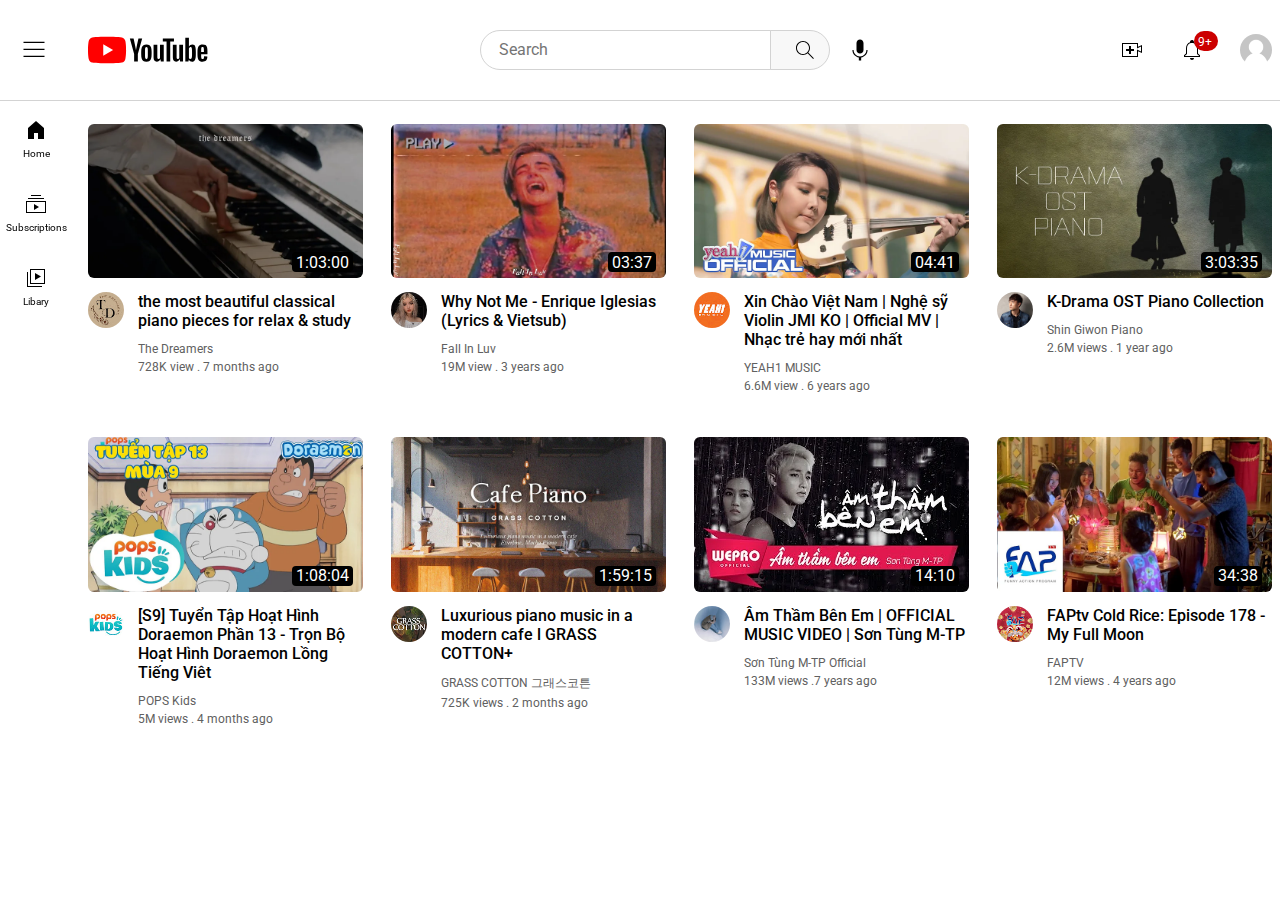
<file: index.html>
<!DOCTYPE html>
<html lang="en">
<head>
  <meta charset="UTF-8">
  <meta http-equiv="X-UA-Compatible" content="IE=edge">
  <meta name="viewport" content="width=device-width, initial-scale=1.0">
  <title>Document</title>
  <link rel="stylesheet" href="content.css">
  <link rel="stylesheet" href="header.css">
  <link rel="stylesheet" href="sidebar.css">
  <link rel="preconnect" href="https://fonts.googleapis.com">
  <link rel="preconnect" href="https://fonts.gstatic.com" crossorigin>
  <link href="https://fonts.googleapis.com/css2?family=Inter:wght@300&family=Open+Sans:ital@0;1&family=Roboto&family=Source+Sans+Pro:wght@300&display=swap" rel="stylesheet">
</head>
<body>
  <div class="wrapper">
    <div class="header">

      <div class="left-section">
        <img class="hamburger-menu" src="logo/hamburger-menu.svg" alt="">
        <img class="youtube-logo" src="logo/youtube-logo.svg" alt="">
      </div>

      <div class="search-box">
        <input class="search-bar" type="text" placeholder="Search">
        <button class="btn-search">
          <img class="logo-search" src="logo/search.svg" alt="">
          <div class="title-right-section">Search</div>
        </button>
        <button class="btn-void-search">
          <img src="logo/voice-search-icon.svg" alt="">
          <div class="title-right-section">Search with your voice</div>
        </button>
      </div>

      <div class="right-section">
        <div class="create-container">
          <img class="logo-upload" src="logo/upload.svg" alt="">
          <div class="title-right-section">Create</div>
        </div>
        <div class="notifications-container">
          <img class="logo-notifications" src="logo/notifications.svg" alt="">
          <div class="notification">9+</div>
          <div class="title-right-section">Notification</div>
        </div>
        <a href="login.html">
          <div class="chanel-container">
            <img class="header-img-chanel" src="logo/user.png" alt="">
          </div>
        </a>
      </div>
    </div>

    <div class="sidebar">
      <div class="sidebar-home">
        <img class="logo-home" src="logo/home.svg" alt="">
        <div class="content-sidebar">Home</div>
      </div>
      <div class="sidebar-subscriptions">
        <img class="logo-subscriptions" src="logo/subscriptions.svg" alt="">
        <div class="content-sidebar">Subscriptions</div>
      </div>
      <div class="sidebar-libary">
        <img class="logo-libary" src="logo/library.svg" alt="">
        <div class="content-sidebar">Libary</div>     
      </div>
    </div>

    <div class="content">
      <div class="video-container">
        <div>
          <a class="img-video" href="https://www.youtube.com/watch?v=IONtvA27Wq0">
            <img src="image/img1.png" alt="">
          </a>
          <div class="img-video">
            <div class="video-time">1:03:00</div>
          </div>
          <div class="video-thumbnail">
            <div class="img-chanel">
              <img src="image/imgchanel1.jpg" alt="">
            </div>
            <div class="video-content">
              <p class="video-title-1">the most beautiful classical piano pieces for relax & study</p>
              <p class="video-title-2">The Dreamers</p>
              <p class="video-title-3">728K view . 7 months ago</p>
            </div>
          </div>
        </div>
        <div>
          <a class="img-video" href="https://www.youtube.com/watch?v=rtzebRfn0_I">
            <img src="image/img2.png" alt="">
          </a>
          <div class="img-video">
            <div class="video-time">03:37</div>
          </div>
          <div class="video-thumbnail">
            <div class="img-chanel">
              <img src="image/imgchanel2.jpg" alt="">
            </div>
            <div class="video-content">
              <p class="video-title-1">Why Not Me - Enrique Iglesias (Lyrics & Vietsub)</p>
              <p class="video-title-2">Fall In Luv</p>
              <p class="video-title-3">19M view . 3 years ago</p>
            </div>
          </div>
        </div>
        <div>
          <div class="img-video">
            <img src="image/img3.png" alt="">
            <div class="video-time">04:41</div>
          </div>
          <div class="video-thumbnail">
            <div class="img-chanel">
              <img src="image/imgchanel3.jpg" alt="">
            </div>
            <div class="video-content">
              <p class="video-title-1">Xin Chào Việt Nam | Nghệ sỹ Violin JMI KO | Official MV | Nhạc trẻ hay mới nhất</p>
              <p class="video-title-2">YEAH1 MUSIC</p>
              <p class="video-title-3">6.6M view . 6 years ago</p>
            </div>
          </div>
        </div>
        <div>
          <div class="img-video">
            <img src="image/img4.png" alt="">
            <div class="video-time">3:03:35</div>
          </div>
          <div class="video-thumbnail">
            <div class="img-chanel">
              <img src="image/imgchanel4.jpg" alt="">
            </div>
            <div class="video-content">
              <p class="video-title-1">K-Drama OST Piano Collection</p>
              <p class="video-title-2">Shin Giwon Piano</p>
              <p class="video-title-3">2.6M views . 1 year ago</p>
            </div>
          </div>
        </div>
        <div>
          <div class="img-video">
            <img src="image/img5.png" alt="">
            <div class="video-time">1:08:04</div>
          </div>
          <div class="video-thumbnail">
            <div class="img-chanel">
              <img src="image/imgchanel5.jpg" alt="">
            </div>
            <div class="video-content">
              <p class="video-title-1">[S9] Tuyển Tập Hoạt Hình Doraemon Phần 13 - Trọn Bộ Hoạt Hình Doraemon Lồng Tiếng Viêt</p>
              <p class="video-title-2">POPS Kids</p>
              <p class="video-title-3">5M views . 4 months ago</p>
            </div>
          </div>
        </div>
        <div>
          <div class="img-video">
            <img src="image/img6.png" alt="">
            <div class="video-time">1:59:15</div>
          </div>
          <div class="video-thumbnail">
            <div class="img-chanel">
              <img src="image/imgchanel6.jpg" alt="">
            </div>
            <div class="video-content">
              <p class="video-title-1">Luxurious piano music in a modern cafe l GRASS COTTON+</p>
              <p class="video-title-2">GRASS COTTON 그래스코튼</p>
              <p class="video-title-3">725K views . 2 months ago</p>
            </div>
          </div>
        </div>
        <div>
          <div class="img-video">
            <img src="image/img7.png" alt="">
            <div class="video-time">14:10</div>
          </div>
          <div class="video-thumbnail">
            <div class="img-chanel">
              <img src="image/imgchannel7.jpg" alt="">
            </div>
            <div class="video-content">
              <p class="video-title-1">Âm Thầm Bên Em | OFFICIAL MUSIC VIDEO | Sơn Tùng M-TP</p>
              <p class="video-title-2">Sơn Tùng M-TP Official</p>
              <p class="video-title-3">133M views .7 years ago</p>
            </div>
          </div>
        </div>
        <div>
          <div class="img-video">
            <img src="image/img8.png" alt="">
            <div class="video-time">34:38</div>
          </div>
          <div class="video-thumbnail">
            <div class="img-chanel">
              <img src="image/imgchanel8.jpg" alt="">
            </div>
            <div class="video-content">
              <p class="video-title-1">FAPtv Cold Rice: Episode 178 - My Full Moon</p>
              <p class="video-title-2">FAPTV</p>
              <p class="video-title-3">12M views . 4 years ago</p>
            </div>
          </div>
        </div>
      </div>
    </div>


    <div class="footer">
      
      
      
    </div>

  </div>
</body>
</html>
</file>
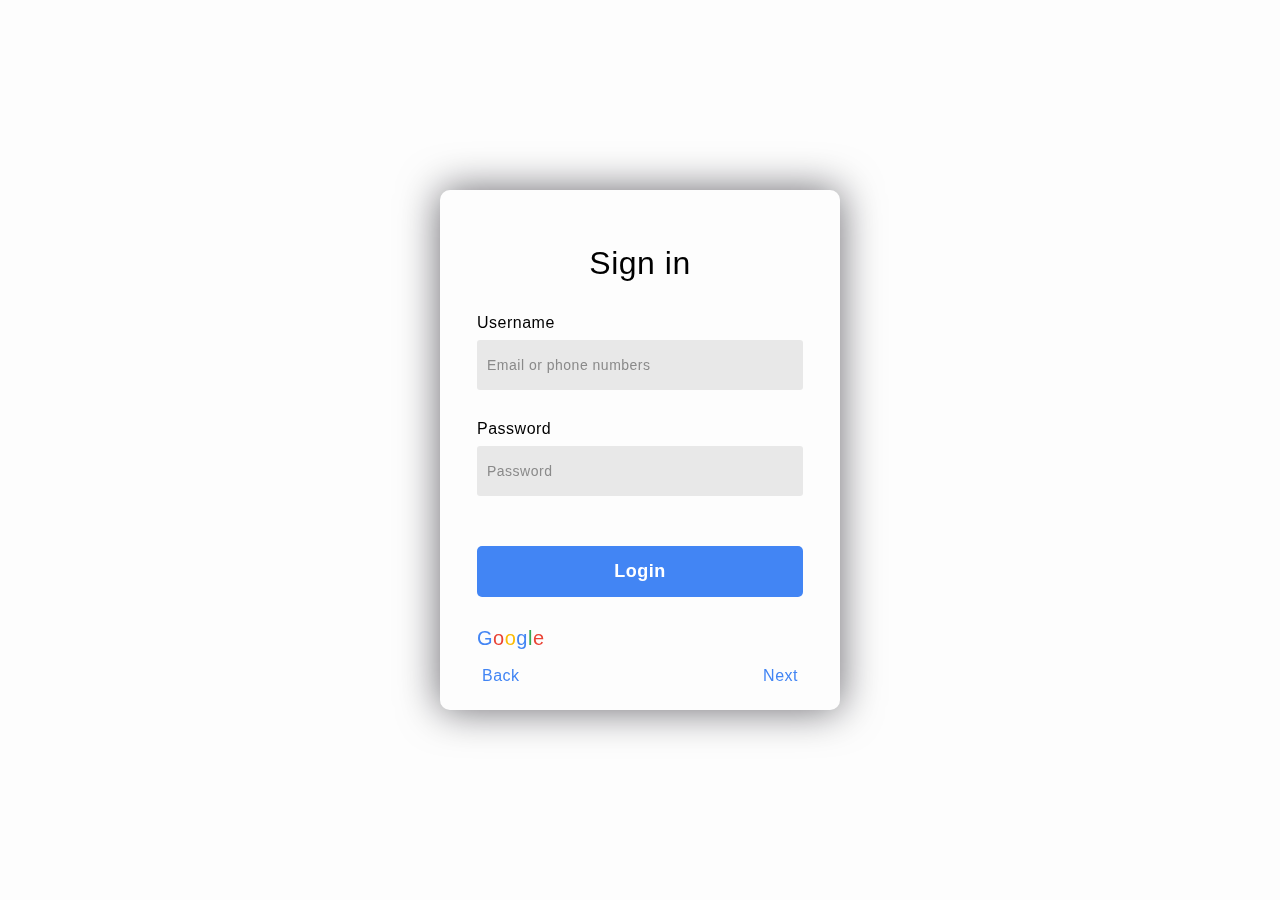
<file: login.html>
<!DOCTYPE html>
<html lang="en">
<head>
  <meta charset="UTF-8">
  <meta http-equiv="X-UA-Compatible" content="IE=edge">
  <meta name="viewport" content="width=device-width, initial-scale=1.0">
  <title>Document</title>
  <link href="https://fonts.googleapis.com/css2?family=Inter:wght@300&family=Open+Sans:ital@0;1&family=Roboto&family=Source+Sans+Pro:wght@300&display=swap" rel="stylesheet">
  <link rel="stylesheet" href="login.css">
</head>
<body>
  <div class="background">
    <div class="shape"></div>
    <div class="shape"></div>
  </div>
  <form action="">
    <h3>Sign in</h3>

    <label for="username">Username</label>
    <input type="text" placeholder="Email or phone numbers" id="username">

    <label for="password">Password</label>
    <input type="text" placeholder="Password" id="password">

    <button>Login</button>
    <div class="social">
      <g class="g">G</g>
      <g class="o">o</g>
      <g class="o2">o</g>
      <g class="g">g</g>
      <g class="l">l</g>
      <g class="e">e</g>
    </div>

    <div class="back-next">
      <a href="index.html">Back</a>
      <a href="">Next</a>
    </div>
  </form>
</body>
</html>
</file>
<file: content.css>
body {
  font-family: Roboto,Arial,sans-serif;
}
.video-container {
  display: grid;
  grid-template-columns: 1fr 1fr 1fr 1fr;
  column-gap: 28px;
  row-gap: 40px;
}
@media (max-width: 600px) {
  .video-container{
    grid-template-columns: 1fr 1fr;
  }
}

.img-video {
  max-width: 308.51px;
  position: relative;
}
.img-video img {
  width: 100%;
  border-radius: 6px;
}
.video-time {
  position: absolute;
  background-color: rgb(0, 0, 0);
  color: rgb(255, 255, 255);
  right: 6px;
  bottom: 6px;
  margin: 4px;
  padding: 4px;
  height: 12px;
  border-radius: 4px;
  display: flex;
  justify-content: center;
  align-items: center;

}
.video-thumbnail {
  display: grid;
  grid-template-columns: 50px 1fr;
  margin-top: 10px;
}

.video-content p {
  display: grid;
  grid-template-rows: 1fr ;
  margin: 0;
}
.video-title-1 {
  font-weight: 500;
  font-size: 16px;
  padding-bottom: 12px;
}
.video-title-2, .video-title-3 {
  font-size: 12px;
  color: #606060;
  padding-bottom: 4px;
}
.img-chanel {
  display: flex;
  width: 36px;
  height: 36px;
}
.img-chanel img {
  border-radius: 50%;
}
</file>
<file: header.css>
body {
  padding-top: 116px;
  padding-left: 80px;
}
.header {
  display: flex;
  flex-direction: row;
  justify-content: center;
  height: 100px;
  position: fixed;
  background-color: rgb(255, 255, 255);
  left: 0;
  right: 0;
  top: 0;
  border-bottom-style: solid;
  border-bottom-width: 1px;
  border-bottom-color: rgb(211, 211, 211);
  z-index: 2;
}
.left-section {
  width: 460px;
  display: flex;
  align-items: center;
  margin-left: 20px;
}
.hamburger-menu {
  width: 28px;
  height: 28px;
  margin-right: 40px;
}
.youtube-logo {
  width: 120px;
  height: 56px;
}
.search-box {
  display: flex;
  align-items: center;
  flex: 1;
}
.search-bar {
  flex: 1;
  height: 36.4px;
  border-style: solid;
  border-radius: 28px 0px 0px 28px;
  border-width: 0.8px;
  border-color: rgb(211, 211, 211);
  padding-left: 18px;
  font-size: 16px;
  width: 0;
}
.search-bar::placeholder {
  font-size: 16px;
  font-family:  Roboto,Arial,sans-serif;
}
.btn-search {
  width: 60px;
  height: 40px;
  border-style: solid;
  border-radius: 0px 28px 28px 0px;
  border-width: 0.8px;
  border-color: rgb(211, 211, 211);
  margin-left: -4px;
  background-color: #f8f8f8;
  margin-right: 10px;
  position: relative;
}
.logo-search {
  display: flex;
  width: 24px;
  height: 24px;
  align-items: center;
  margin-left: 10px;
}
.btn-void-search {
  align-items: center;
  width: 40px;
  height: 40px;
  border: none;
  background: none;
  cursor: pointer;
  position: relative;
}
.btn-void-search, .btn-search {
  display: flex;
  justify-content: center;
  align-items: center;
}
.right-section {
  width: 400px;
  display: flex;
  align-items: center;
  justify-content: right;
}
.create-container {
  display: flex;
  position: relative;
  justify-content: center;
  align-items: center;
  padding: 8px;
}
.logo-upload {
  width: 24px;
  height: 24px;
}
.notifications-container {
  display: flex;
  position: relative;
  justify-content: center;
  align-items: center;
  padding: 8px;
  margin-left: 20px;
}
.notification {
  background-color: #cc0000;
  color: rgb(255, 255, 255);
  font-size: 12px;
  height: 12px;
  width: 16px;
  border-radius: 38px;
  padding: 4px 4px;
  position: absolute;
  top:1px;
  right: -6px;
}
.logo-notifications {
  width: 24px;
  height: 24px;
}
.chanel-container {
  display: flex;
  position: relative;
  justify-content: center;
  align-items: center;
  padding: 8px;
  margin-left: 20px;
}
.header-img-chanel {
  border-radius: 50%;
  width: 32px;
  height: 32px;
}

.title-right-section {
  background-color: rgb(113, 113, 113);
  white-space: nowrap;
  padding: 10px 10px;
  border-radius: 4px;
  position: absolute;
  opacity: 0;
  bottom: -40px;
  transition: 0.4s;
  color: rgb(255, 255, 255);
  font-size: 12px;
}
.btn-search:hover {
  background-color: rgb(224, 224, 224);
}
.notifications-container:hover,
.create-container:hover, 
.btn-void-search:hover {
  background-color: rgb(224, 224, 224);
  border-radius: 50%;
}
.btn-void-search:hover .title-right-section,
.btn-search:hover .title-right-section,
.create-container:hover .title-right-section,
.notifications-container:hover .title-right-section {
  opacity: 1;
}
</file>
<file: sidebar.css>
.sidebar {
  display: flex;
  flex-direction: column;
  position: fixed;
  width: 72px;
  left: 0;
  bottom: 0;
  top: 1px;
  z-index: 3;
  align-items: center;
  padding-top: 100px;
}
.sidebar-home, .sidebar-subscriptions, .sidebar-libary {
  width: 64px;
  height: 74px;
  display: flex;
  flex-direction: column;
  justify-content: center;
  align-items: center;
}
.logo-home, .logo-subscriptions, .logo-libary {
  width: 24px;
  height: 24px;
  margin-bottom: 6px;
}
.content-sidebar {
  font-size: 10px;
}
</file>
<file: login.css>
*,
*:before,
*:after {
  margin: 0;
  padding: 0;
  box-sizing: border-box;
}
body {
  background-color: #fdfdfd;
}
.background {
  width: 430px;
  height: 520px;
  position: absolute;
  transform: translate(-50%, -50%);
  left: 50%;
  top: 50%
}

.background .shape {
  height: 200px;
  width: 200px;
  position: absolute;
  border-radius: 50%;
}

.shape:first-child {
  background: linear-gradient(#1845ad, #23a2f6);
  left: -80%;
  top: -80%;
}

form {
  height: 520px;
  width: 400px;
  background-color: rgba(255, 255, 255, 0.13);
  position: absolute;
  transform: translate(-50%,-50%);
  top: 50%;
  left: 50%;
  border-radius: 10px;
  backdrop-filter: blur(10px);
  border: 2px solid rgba(255, 255, 255, 0.1);
  box-shadow: 0 0 40px rgba(8, 7, 16, 0.6);
  padding: 50px 35px;
}

form * {
  font-family: Arial, Helvetica, sans-serif;
  color: #000000;
  letter-spacing: 0.5px;
  outline: none;
  border: none;
}

form h3 {
  font-size: 32px;
  font-weight: 500;
  line-height: 42px;
  text-align: center;
}

label {
  display: block;
  margin-top: 30px;
  font-size: 16px;
}

input {
  display: block;
  height: 50px;
  width: 100%;
  background-color: rgba(222, 222, 222, 0.7);
  border-radius: 3px;
  padding: 0 10px;
  margin-top: 8px;
  font-size: 14px;
  font-weight: 300;
}

::placeholder {
  color: #8a8a8a;
}

button {
  margin-top: 50px;
  width: 100%;
  background-color: rgb(66, 133, 244);
  color: #fff;
  padding: 15px 0;
  font-size: 18px;
  font-weight: 600;
  border-radius: 5px;
  cursor: pointer;
  transition: 0.4s ease-in-out;
}
button:hover {
  background-color: rgb(111, 162, 245);
}

.social {
  margin-top: 30px;
  display: flex;
}

.social .g {
  color: rgb(66, 133, 244);
  font-size: 20px;
}
.social .o {
  color: rgb(234, 67, 53);
  font-size: 20px;
}
.social .o2 {
  color: rgb(251, 188, 5);
  font-size: 20px;
}
.social .g {
  color: rgb(66, 133, 244);
  font-size: 20px;
}
.social .l {
  color: rgb(52, 168, 83);
  font-size: 20px;
}
.social .e {
  color: rgb(234, 67, 53);
  font-size: 20px;
}

.back-next a {
  text-decoration: none;
  color: rgb(66, 133, 244);
}
.back-next {
  display: flex;
  justify-content: space-between;
  margin-top: 12px;
  padding: 5px 5px;
}
</file>
